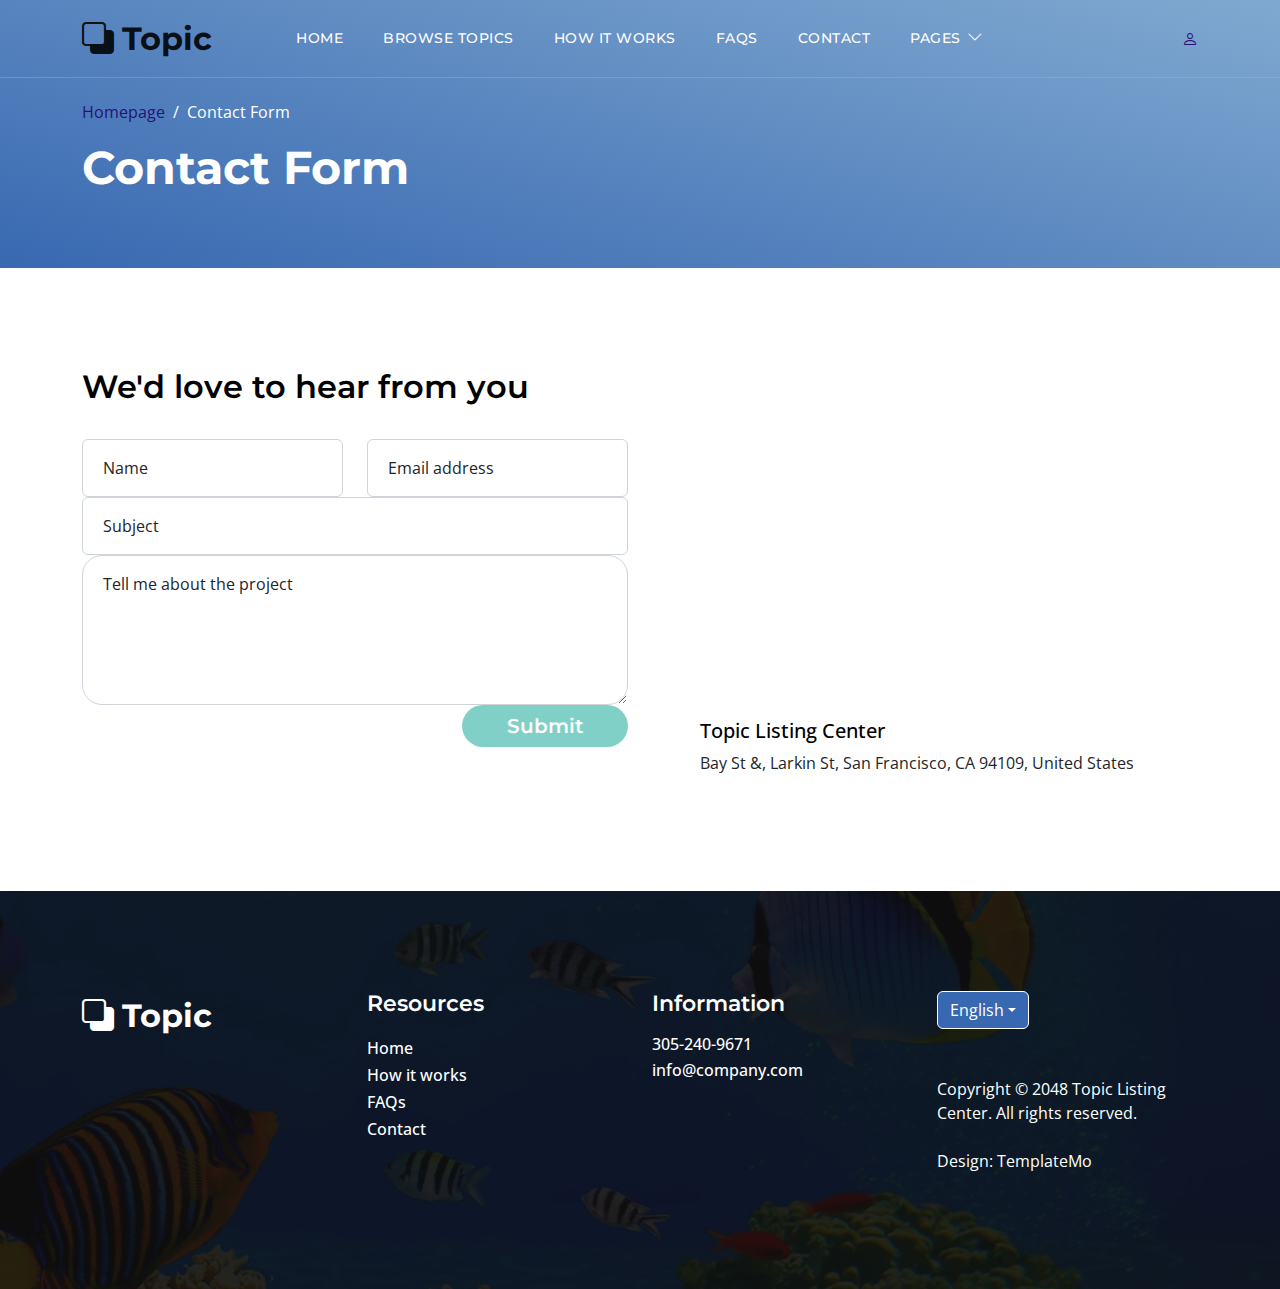
<file: contact.html>
<!doctype html>
<html lang="en">
    <head>
        <meta charset="utf-8">
        <meta name="viewport" content="width=device-width, initial-scale=1">

        <meta name="description" content="">
        <meta name="author" content="">

        <title>Topic Listing Contact Page</title>

        <!-- CSS FILES -->        
        <link rel="preconnect" href="https://fonts.googleapis.com">
        
        <link rel="preconnect" href="https://fonts.gstatic.com" crossorigin>

        <link href="https://fonts.googleapis.com/css2?family=Montserrat:wght@500;600;700&family=Open+Sans&display=swap" rel="stylesheet">
                        
        <link href="css/bootstrap.min.css" rel="stylesheet">

        <link href="css/bootstrap-icons.css" rel="stylesheet">

        <link href="css/templatemo-topic-listing.css" rel="stylesheet">
<!--

TemplateMo 590 topic listing

https://templatemo.com/tm-590-topic-listing

-->
    </head>
    
    <body class="topics-listing-page" id="top">

        <main>

            <nav class="navbar navbar-expand-lg">
                <div class="container">
                    <a class="navbar-brand" href="index.html">
                        <i class="bi-back"></i>
                        <span>Topic</span>
                    </a>

                    <div class="d-lg-none ms-auto me-4">
                        <a href="#top" class="navbar-icon bi-person smoothscroll"></a>
                    </div>
    
                    <button class="navbar-toggler" type="button" data-bs-toggle="collapse" data-bs-target="#navbarNav" aria-controls="navbarNav" aria-expanded="false" aria-label="Toggle navigation">
                        <span class="navbar-toggler-icon"></span>
                    </button>
    
                    <div class="collapse navbar-collapse" id="navbarNav">
                        <ul class="navbar-nav ms-lg-5 me-lg-auto">
                            <li class="nav-item">
                                <a class="nav-link click-scroll" href="index.html#section_1">Home</a>
                            </li>

                            <li class="nav-item">
                                <a class="nav-link click-scroll" href="index.html#section_2">Browse Topics</a>
                            </li>
    
                            <li class="nav-item">
                                <a class="nav-link click-scroll" href="index.html#section_3">How it works</a>
                            </li>

                            <li class="nav-item">
                                <a class="nav-link click-scroll" href="index.html#section_4">FAQs</a>
                            </li>
    
                            <li class="nav-item">
                                <a class="nav-link click-scroll" href="index.html#section_5">Contact</a>
                            </li>

                            <li class="nav-item dropdown">
                                <a class="nav-link dropdown-toggle" href="#section_5" id="navbarLightDropdownMenuLink" role="button" data-bs-toggle="dropdown" aria-expanded="false">Pages</a>

                                <ul class="dropdown-menu dropdown-menu-light" aria-labelledby="navbarLightDropdownMenuLink">
                                    <li><a class="dropdown-item" href="topics-listing.html">Topics Listing</a></li>

                                    <li><a class="dropdown-item active" href="contact.html">Contact Form</a></li>
                                </ul>
                            </li>
                        </ul>

                        <div class="d-none d-lg-block">
                            <a href="#top" class="navbar-icon bi-person smoothscroll"></a>
                        </div>
                    </div>
                </div>
            </nav>


            <header class="site-header d-flex flex-column justify-content-center align-items-center">
                <div class="container">
                    <div class="row align-items-center">

                        <div class="col-lg-5 col-12">
                            <nav aria-label="breadcrumb">
                                <ol class="breadcrumb">
                                    <li class="breadcrumb-item"><a href="index.html">Homepage</a></li>

                                    <li class="breadcrumb-item active" aria-current="page">Contact Form</li>
                                </ol>
                            </nav>

                            <h2 class="text-white">Contact Form</h2>
                        </div>

                    </div>
                </div>
            </header>


            <section class="section-padding section-bg">
                <div class="container">
                    <div class="row">

                        <div class="col-lg-12 col-12">
                            <h3 class="mb-4 pb-2">We'd love to hear from you</h3>
                        </div>

                        <div class="col-lg-6 col-12">
                            <form action="#" method="post" class="custom-form contact-form" role="form">
                                <div class="row">
                                    <div class="col-lg-6 col-md-6 col-12">
                                        <div class="form-floating">
                                            <input type="text" name="name" id="name" class="form-control" placeholder="Name" required="">
                                            
                                            <label for="floatingInput">Name</label>
                                        </div>
                                    </div>

                                    <div class="col-lg-6 col-md-6 col-12"> 
                                        <div class="form-floating">
                                            <input type="email" name="email" id="email" pattern="[^ @]*@[^ @]*" class="form-control" placeholder="Email address" required="">
                                            
                                            <label for="floatingInput">Email address</label>
                                        </div>
                                    </div>

                                    <div class="col-lg-12 col-12">
                                        <div class="form-floating">
                                            <input type="text" name="subject" id="name" class="form-control" placeholder="Name" required="">
                                            
                                            <label for="floatingInput">Subject</label>
                                        </div>

                                        <div class="form-floating">
                                            <textarea class="form-control" id="message" name="message" placeholder="Tell me about the project"></textarea>
                                            
                                            <label for="floatingTextarea">Tell me about the project</label>
                                        </div>
                                    </div>

                                    <div class="col-lg-4 col-12 ms-auto">
                                        <button type="submit" class="form-control">Submit</button>
                                    </div>

                                </div>
                            </form>
                        </div>

                        <div class="col-lg-5 col-12 mx-auto mt-5 mt-lg-0">
                            <iframe class="google-map" src="https://www.google.com/maps/embed?pb=!1m18!1m12!1m3!1d2595.065641062665!2d-122.4230416990949!3d37.80335401520422!2m3!1f0!2f0!3f0!3m2!1i1024!2i768!4f13.1!3m3!1m2!1s0x80858127459fabad%3A0x808ba520e5e9edb7!2sFrancisco%20Park!5e1!3m2!1sen!2sth!4v1684340239744!5m2!1sen!2sth" width="100%" height="250" style="border:0;" allowfullscreen="" loading="lazy" referrerpolicy="no-referrer-when-downgrade"></iframe>

                            <h5 class="mt-4 mb-2">Topic Listing Center</h5>

                            <p>Bay St &amp;, Larkin St, San Francisco, CA 94109, United States</p>
                        </div>

                    </div>
                </div>
            </section>
        </main>

        <footer class="site-footer section-padding">
            <div class="container">
                <div class="row">

                    <div class="col-lg-3 col-12 mb-4 pb-2">
                        <a class="navbar-brand mb-2" href="index.html">
                            <i class="bi-back"></i>
                            <span>Topic</span>
                        </a>
                    </div>

                    <div class="col-lg-3 col-md-4 col-6">
                        <h6 class="site-footer-title mb-3">Resources</h6>

                        <ul class="site-footer-links">
                            <li class="site-footer-link-item">
                                <a href="#" class="site-footer-link">Home</a>
                            </li>

                            <li class="site-footer-link-item">
                                <a href="#" class="site-footer-link">How it works</a>
                            </li>

                            <li class="site-footer-link-item">
                                <a href="#" class="site-footer-link">FAQs</a>
                            </li>

                            <li class="site-footer-link-item">
                                <a href="#" class="site-footer-link">Contact</a>
                            </li>
                        </ul>
                    </div>

                    <div class="col-lg-3 col-md-4 col-6 mb-4 mb-lg-0">
                        <h6 class="site-footer-title mb-3">Information</h6>

                        <p class="text-white d-flex mb-1">
                            <a href="tel: 305-240-9671" class="site-footer-link">
                                305-240-9671
                            </a>
                        </p>

                        <p class="text-white d-flex">
                            <a href="mailto:info@company.com" class="site-footer-link">
                                info@company.com
                            </a>
                        </p>
                    </div>

                    <div class="col-lg-3 col-md-4 col-12 mt-4 mt-lg-0 ms-auto">
                        <div class="dropdown">
                            <button class="btn btn-secondary dropdown-toggle" type="button" data-bs-toggle="dropdown" aria-expanded="false">
                            English</button>

                            <ul class="dropdown-menu">
                                <li><button class="dropdown-item" type="button">Thai</button></li>

                                <li><button class="dropdown-item" type="button">Myanmar</button></li>

                                <li><button class="dropdown-item" type="button">Arabic</button></li>
                            </ul>
                        </div>

                        <p class="copyright-text mt-lg-5 mt-4">Copyright © 2048 Topic Listing Center. All rights reserved.
                        <br><br>Design: <a rel="nofollow" href="https://templatemo.com" target="_blank">TemplateMo</a></p>
                        
                    </div>

                </div>
            </div>
        </footer>

        <!-- JAVASCRIPT FILES -->
        <script src="js/jquery.min.js"></script>
        <script src="js/bootstrap.bundle.min.js"></script>
        <script src="js/jquery.sticky.js"></script>
        <script src="js/custom.js"></script>

    </body>
</html>
</file>
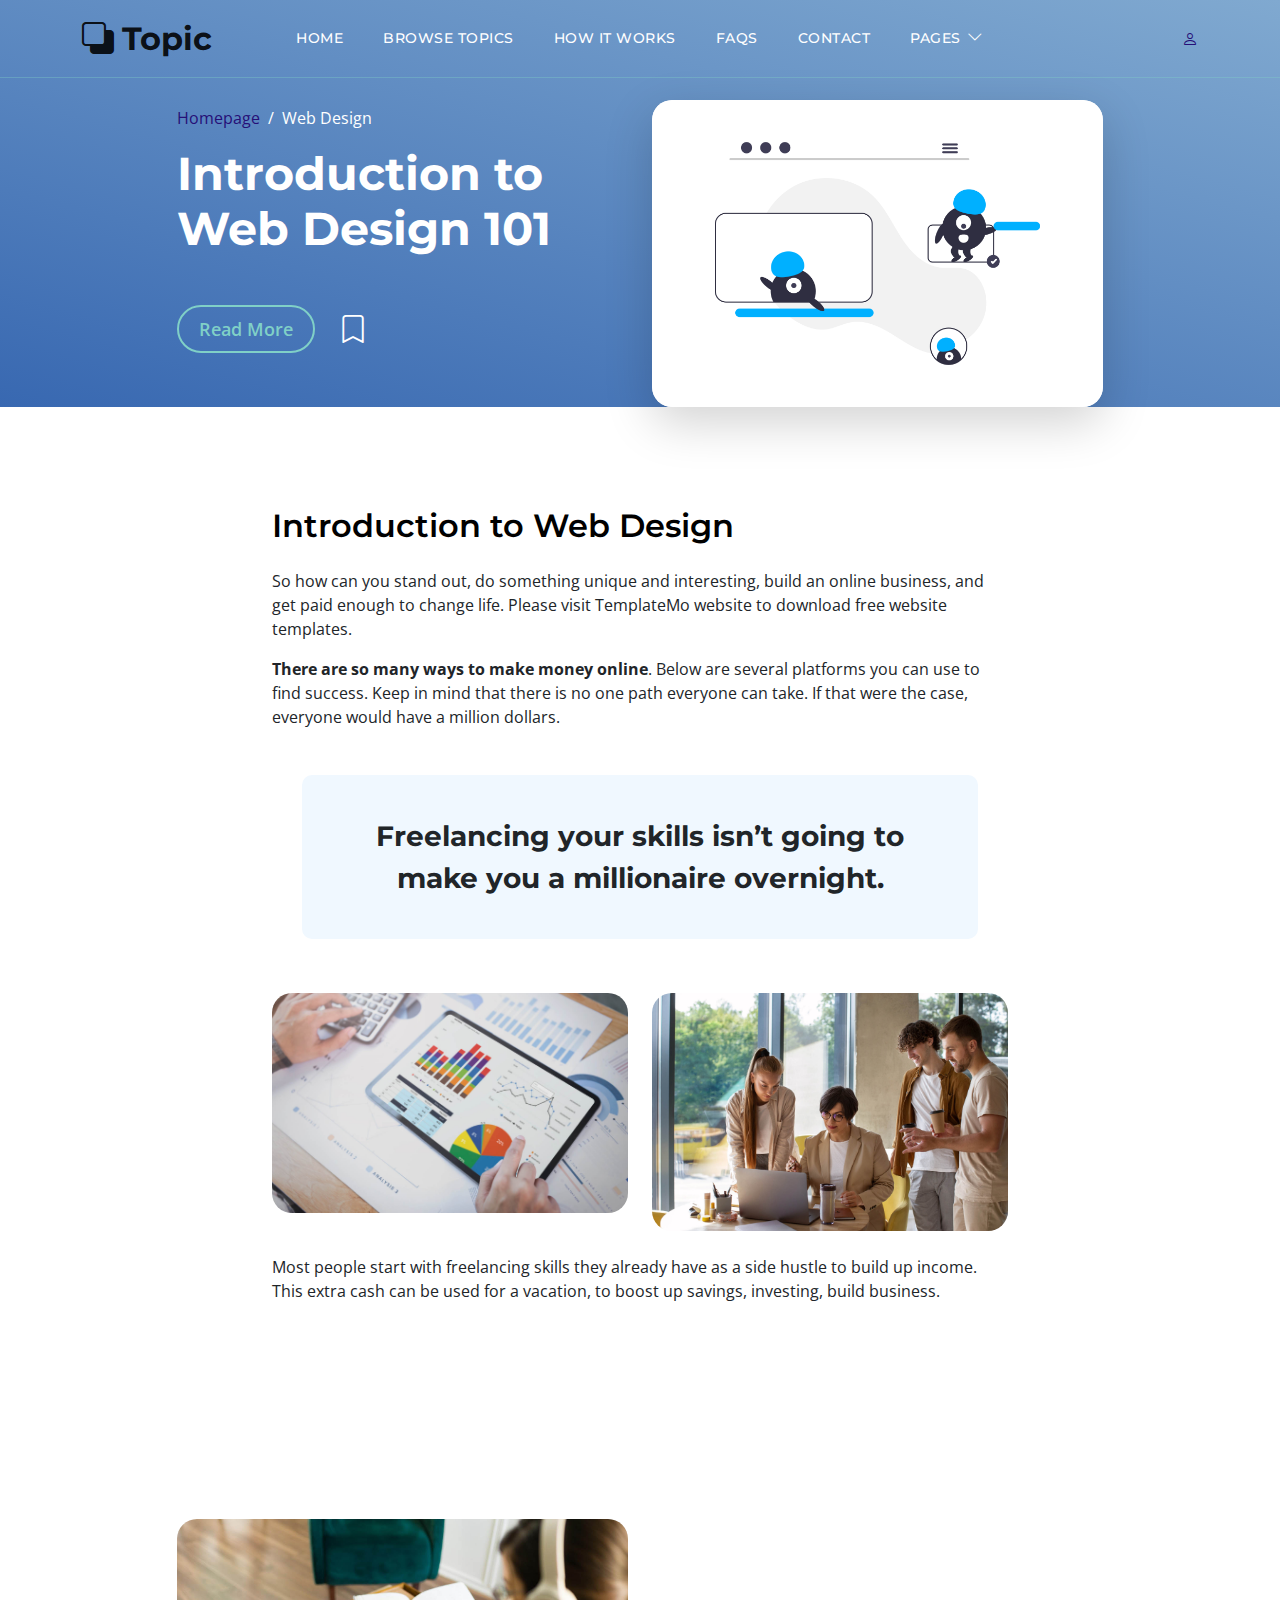
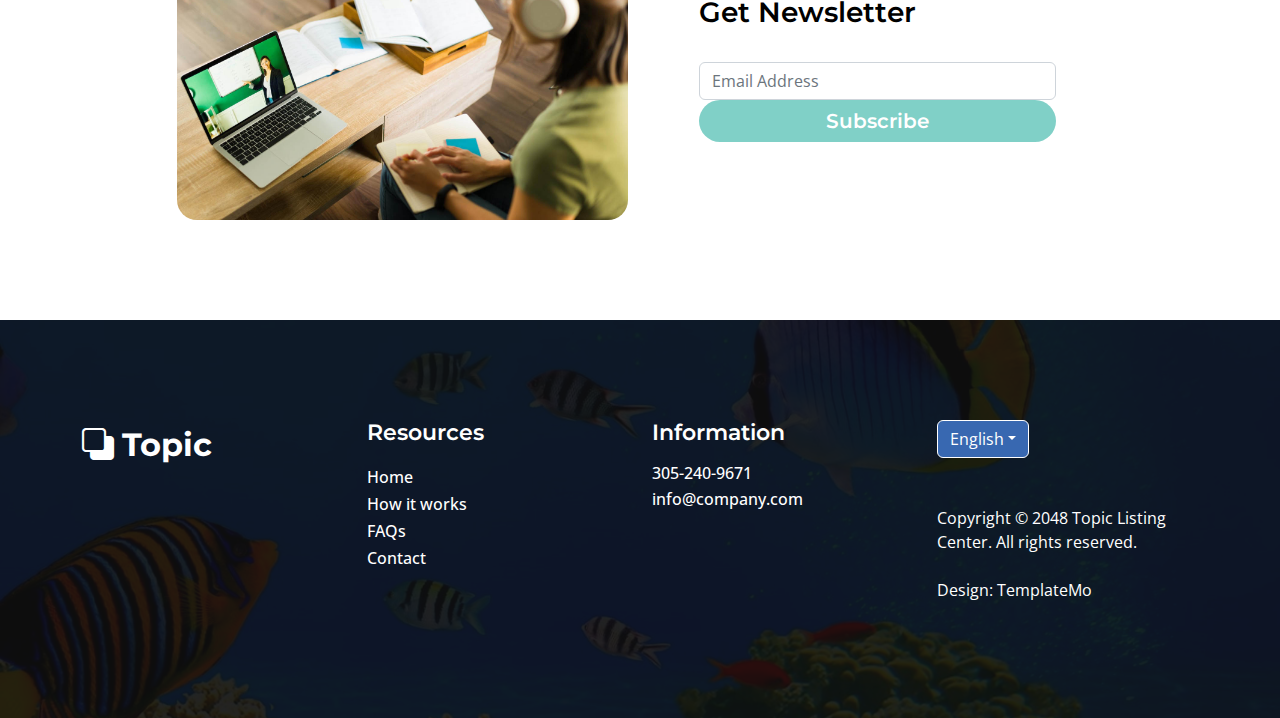
<file: topics-detail.html>
<!doctype html>
<html lang="en">
    <head>
        <meta charset="utf-8">
        <meta name="viewport" content="width=device-width, initial-scale=1">

        <meta name="description" content="">
        <meta name="author" content="">

        <title>Topic Detail Page</title>

        <!-- CSS FILES -->        
        <link rel="preconnect" href="https://fonts.googleapis.com">
        
        <link rel="preconnect" href="https://fonts.gstatic.com" crossorigin>

        <link href="https://fonts.googleapis.com/css2?family=Montserrat:wght@500;600;700&family=Open+Sans&display=swap" rel="stylesheet">
                        
        <link href="css/bootstrap.min.css" rel="stylesheet">

        <link href="css/bootstrap-icons.css" rel="stylesheet">

        <link href="css/templatemo-topic-listing.css" rel="stylesheet">
<!--

TemplateMo 590 topic listing

https://templatemo.com/tm-590-topic-listing

-->
    </head>
    
    <body id="top">

        <main>

            <nav class="navbar navbar-expand-lg">
                <div class="container">
                    <a class="navbar-brand" href="index.html">
                        <i class="bi-back"></i>
                        <span>Topic</span>
                    </a>

                    <div class="d-lg-none ms-auto me-4">
                        <a href="#top" class="navbar-icon bi-person smoothscroll"></a>
                    </div>
    
                    <button class="navbar-toggler" type="button" data-bs-toggle="collapse" data-bs-target="#navbarNav" aria-controls="navbarNav" aria-expanded="false" aria-label="Toggle navigation">
                        <span class="navbar-toggler-icon"></span>
                    </button>
    
                    <div class="collapse navbar-collapse" id="navbarNav">
                        <ul class="navbar-nav ms-lg-5 me-lg-auto">
                            <li class="nav-item">
                                <a class="nav-link click-scroll" href="index.html#section_1">Home</a>
                            </li>

                            <li class="nav-item">
                                <a class="nav-link click-scroll" href="index.html#section_2">Browse Topics</a>
                            </li>
    
                            <li class="nav-item">
                                <a class="nav-link click-scroll" href="index.html#section_3">How it works</a>
                            </li>

                            <li class="nav-item">
                                <a class="nav-link click-scroll" href="index.html#section_4">FAQs</a>
                            </li>
    
                            <li class="nav-item">
                                <a class="nav-link click-scroll" href="index.html#section_5">Contact</a>
                            </li>

                            <li class="nav-item dropdown">
                                <a class="nav-link dropdown-toggle" href="#section_5" id="navbarLightDropdownMenuLink" role="button" data-bs-toggle="dropdown" aria-expanded="false">Pages</a>

                                <ul class="dropdown-menu dropdown-menu-light" aria-labelledby="navbarLightDropdownMenuLink">
                                    <li><a class="dropdown-item" href="topics-listing.html">Topics Listing</a></li>

                                    <li><a class="dropdown-item" href="contact.html">Contact Form</a></li>
                                </ul>
                            </li>
                        </ul>

                        <div class="d-none d-lg-block">
                            <a href="#top" class="navbar-icon bi-person smoothscroll"></a>
                        </div>
                    </div>
                </div>
            </nav>
            

            <header class="site-header d-flex flex-column justify-content-center align-items-center">
                <div class="container">
                    <div class="row justify-content-center align-items-center">

                        <div class="col-lg-5 col-12 mb-5">
                            <nav aria-label="breadcrumb">
                                <ol class="breadcrumb">
                                    <li class="breadcrumb-item"><a href="index.html">Homepage</a></li>

                                    <li class="breadcrumb-item active" aria-current="page">Web Design</li>
                                </ol>
                            </nav>

                            <h2 class="text-white">Introduction to <br> Web Design 101</h2>

                            <div class="d-flex align-items-center mt-5">
                                <a href="#topics-detail" class="btn custom-btn custom-border-btn smoothscroll me-4">Read More</a>

                                <a href="#top" class="custom-icon bi-bookmark smoothscroll"></a>
                            </div>
                        </div>

                        <div class="col-lg-5 col-12">
                            <div class="topics-detail-block bg-white shadow-lg">
                                <img src="images/topics/undraw_Remote_design_team_re_urdx.png" class="topics-detail-block-image img-fluid">
                            </div>
                        </div>

                    </div>
                </div>
            </header>


            <section class="topics-detail-section section-padding" id="topics-detail">
                <div class="container">
                    <div class="row">

                        <div class="col-lg-8 col-12 m-auto">
                            <h3 class="mb-4">Introduction to Web Design</h3>

                            <p>So how can you stand out, do something unique and interesting, build an online business, and get paid enough to change life. Please visit TemplateMo website to download free website templates.</p>

                            <p><strong>There are so many ways to make money online</strong>. Below are several platforms you can use to find success. Keep in mind that there is no one path everyone can take. If that were the case, everyone would have a million dollars.</p>

                            <blockquote>
                                Freelancing your skills isn’t going to make you a millionaire overnight.
                            </blockquote>

                            <div class="row my-4">
                                <div class="col-lg-6 col-md-6 col-12">
                                    <img src="images/businesswoman-using-tablet-analysis.jpg" class="topics-detail-block-image img-fluid">
                                </div>

                                <div class="col-lg-6 col-md-6 col-12 mt-4 mt-lg-0 mt-md-0">
                                    <img src="images/colleagues-working-cozy-office-medium-shot.jpg" class="topics-detail-block-image img-fluid">
                                </div>
                            </div>

                            <p>Most people start with freelancing skills they already have as a side hustle to build up income. This extra cash can be used for a vacation, to boost up savings, investing, build business.</p>
                        </div>

                    </div>
                </div>
            </section>


            <section class="section-padding section-bg">
                <div class="container">
                    <div class="row justify-content-center">

                        <div class="col-lg-5 col-12">
                            <img src="images/rear-view-young-college-student.jpg" class="newsletter-image img-fluid" alt="">
                        </div>

                        <div class="col-lg-5 col-12 subscribe-form-wrap d-flex justify-content-center align-items-center">
                            <form class="custom-form subscribe-form" action="#" method="post" role="form">
                                <h4 class="mb-4 pb-2">Get Newsletter</h4>

                                <input type="email" name="subscribe-email" id="subscribe-email" pattern="[^ @]*@[^ @]*" class="form-control" placeholder="Email Address" required="">

                                <div class="col-lg-12 col-12">
                                    <button type="submit" class="form-control">Subscribe</button>
                                </div>
                            </form>
                        </div>

                    </div>
                </div>
            </section>
        </main>
		
        <footer class="site-footer section-padding">
            <div class="container">
                <div class="row">

                    <div class="col-lg-3 col-12 mb-4 pb-2">
                        <a class="navbar-brand mb-2" href="index.html">
                            <i class="bi-back"></i>
                            <span>Topic</span>
                        </a>
                    </div>

                    <div class="col-lg-3 col-md-4 col-6">
                        <h6 class="site-footer-title mb-3">Resources</h6>

                        <ul class="site-footer-links">
                            <li class="site-footer-link-item">
                                <a href="#" class="site-footer-link">Home</a>
                            </li>

                            <li class="site-footer-link-item">
                                <a href="#" class="site-footer-link">How it works</a>
                            </li>

                            <li class="site-footer-link-item">
                                <a href="#" class="site-footer-link">FAQs</a>
                            </li>

                            <li class="site-footer-link-item">
                                <a href="#" class="site-footer-link">Contact</a>
                            </li>
                        </ul>
                    </div>

                    <div class="col-lg-3 col-md-4 col-6 mb-4 mb-lg-0">
                        <h6 class="site-footer-title mb-3">Information</h6>

                        <p class="text-white d-flex mb-1">
                            <a href="tel: 305-240-9671" class="site-footer-link">
                                305-240-9671
                            </a>
                        </p>

                        <p class="text-white d-flex">
                            <a href="mailto:info@company.com" class="site-footer-link">
                                info@company.com
                            </a>
                        </p>
                    </div>

                    <div class="col-lg-3 col-md-4 col-12 mt-4 mt-lg-0 ms-auto">
                        <div class="dropdown">
                            <button class="btn btn-secondary dropdown-toggle" type="button" data-bs-toggle="dropdown" aria-expanded="false">
                            English</button>

                            <ul class="dropdown-menu">
                                <li><button class="dropdown-item" type="button">Thai</button></li>

                                <li><button class="dropdown-item" type="button">Myanmar</button></li>

                                <li><button class="dropdown-item" type="button">Arabic</button></li>
                            </ul>
                        </div>

                        <p class="copyright-text mt-lg-5 mt-4">Copyright © 2048 Topic Listing Center. All rights reserved.
                        <br><br>Design: <a rel="nofollow" href="https://templatemo.com" target="_blank">TemplateMo</a></p>
                        
                    </div>

                </div>
            </div>
        </footer>

        <!-- JAVASCRIPT FILES -->
        <script src="js/jquery.min.js"></script>
        <script src="js/bootstrap.bundle.min.js"></script>
        <script src="js/jquery.sticky.js"></script>
        <script src="js/custom.js"></script>

    </body>
</html>
</file>
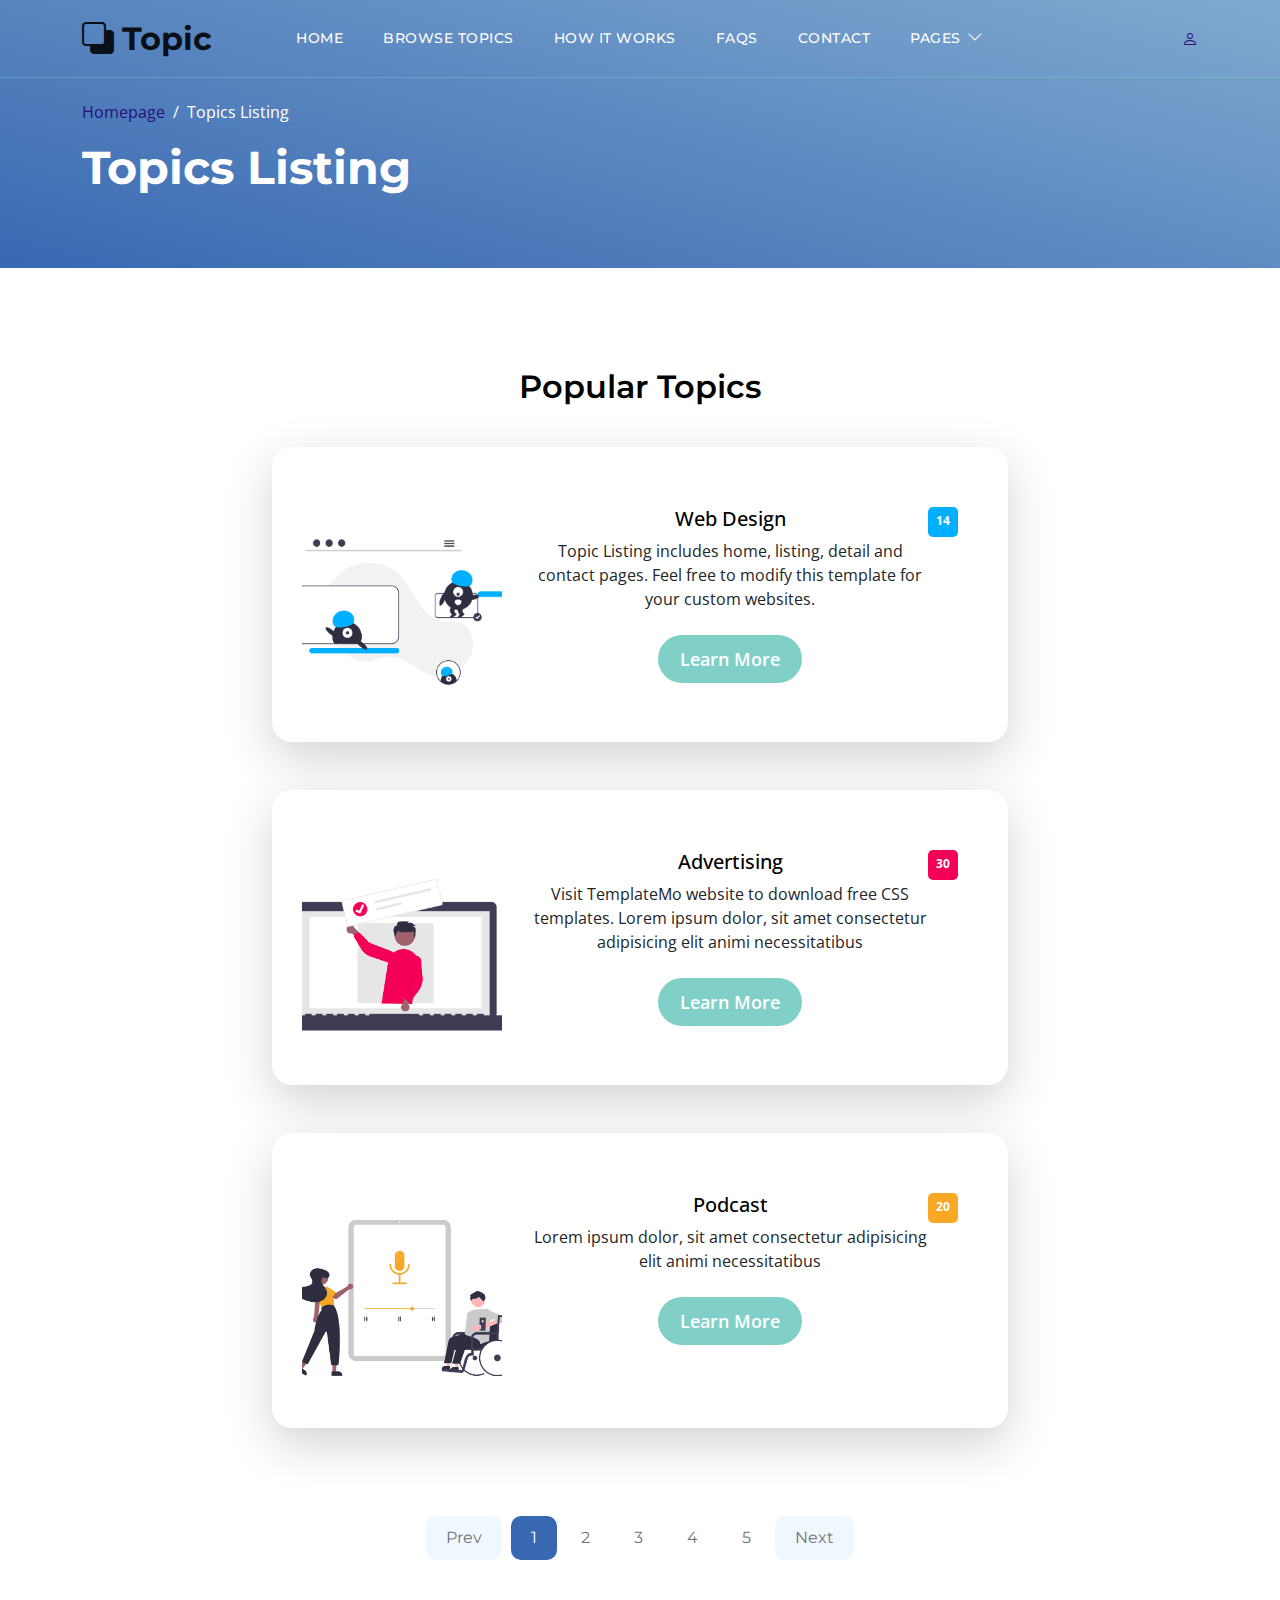
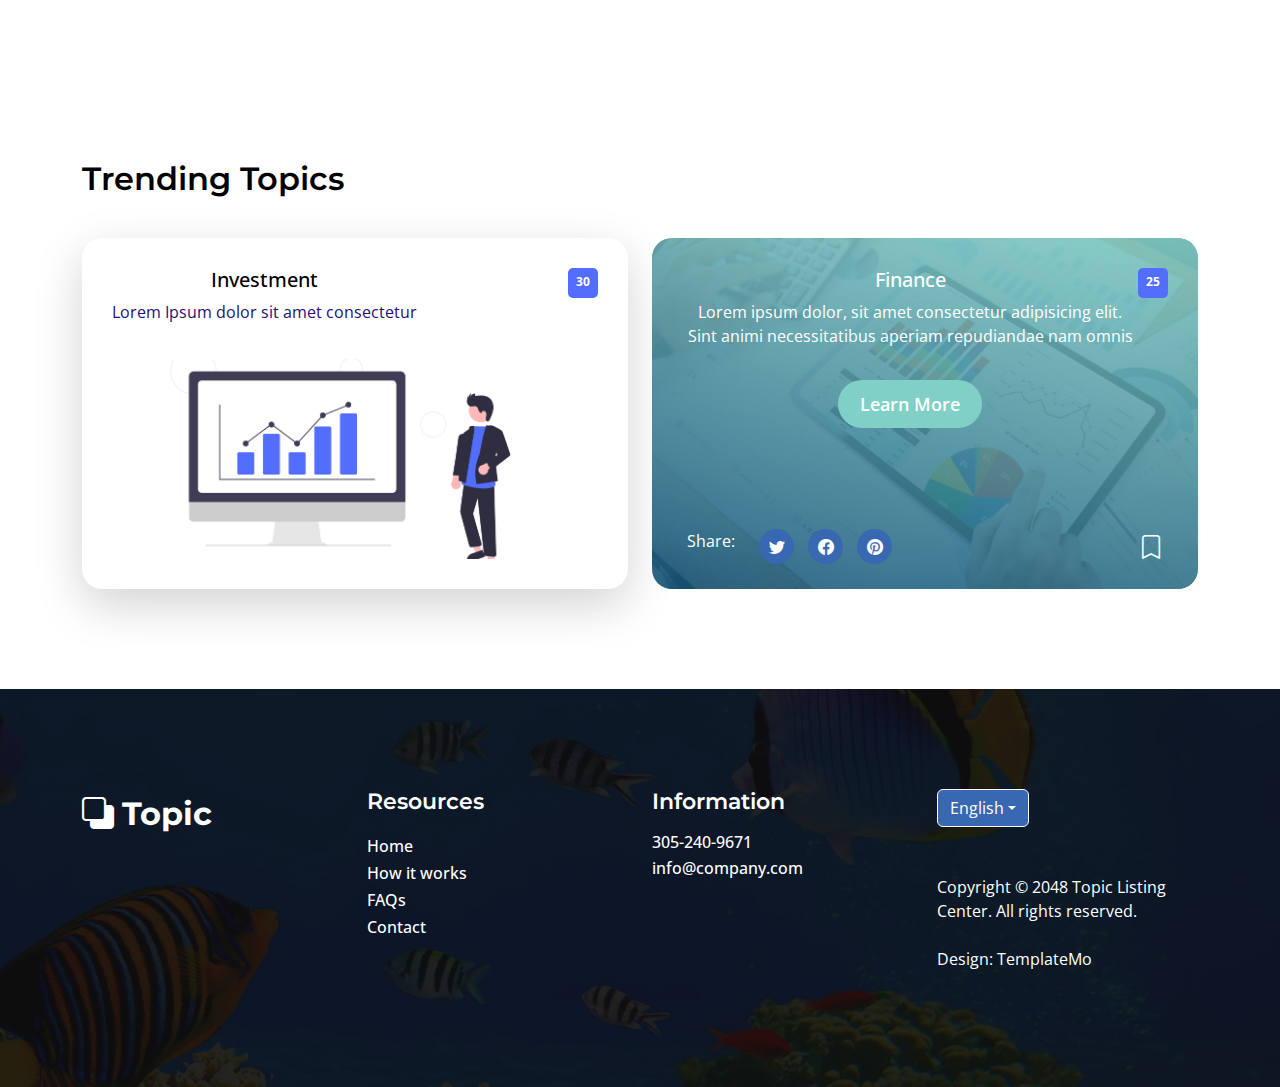
<file: topics-listing.html>
<!doctype html>
<html lang="en">
    <head>
        <meta charset="utf-8">
        <meta name="viewport" content="width=device-width, initial-scale=1">

        <meta name="description" content="">
        <meta name="author" content="">

        <title>Topic Listing Page</title>

        <!-- CSS FILES -->        
        <link rel="preconnect" href="https://fonts.googleapis.com">
        
        <link rel="preconnect" href="https://fonts.gstatic.com" crossorigin>

        <link href="https://fonts.googleapis.com/css2?family=Montserrat:wght@500;600;700&family=Open+Sans&display=swap" rel="stylesheet">
                        
        <link href="css/bootstrap.min.css" rel="stylesheet">

        <link href="css/bootstrap-icons.css" rel="stylesheet">

        <link href="css/templatemo-topic-listing.css" rel="stylesheet">
<!--

TemplateMo 590 topic listing

https://templatemo.com/tm-590-topic-listing

-->
    </head>
    
    <body class="topics-listing-page" id="top">

        <main>

            <nav class="navbar navbar-expand-lg">
                <div class="container">
                    <a class="navbar-brand" href="index.html">
                        <i class="bi-back"></i>
                        <span>Topic</span>
                    </a>

                    <div class="d-lg-none ms-auto me-4">
                        <a href="#top" class="navbar-icon bi-person smoothscroll"></a>
                    </div>
    
                    <button class="navbar-toggler" type="button" data-bs-toggle="collapse" data-bs-target="#navbarNav" aria-controls="navbarNav" aria-expanded="false" aria-label="Toggle navigation">
                        <span class="navbar-toggler-icon"></span>
                    </button>
    
                    <div class="collapse navbar-collapse" id="navbarNav">
                        <ul class="navbar-nav ms-lg-5 me-lg-auto">
                            <li class="nav-item">
                                <a class="nav-link click-scroll" href="index.html#section_1">Home</a>
                            </li>

                            <li class="nav-item">
                                <a class="nav-link click-scroll" href="index.html#section_2">Browse Topics</a>
                            </li>
    
                            <li class="nav-item">
                                <a class="nav-link click-scroll" href="index.html#section_3">How it works</a>
                            </li>

                            <li class="nav-item">
                                <a class="nav-link click-scroll" href="index.html#section_4">FAQs</a>
                            </li>
    
                            <li class="nav-item">
                                <a class="nav-link click-scroll" href="index.html#section_5">Contact</a>
                            </li>

                            <li class="nav-item dropdown">
                                <a class="nav-link dropdown-toggle" href="#section_5" id="navbarLightDropdownMenuLink" role="button" data-bs-toggle="dropdown" aria-expanded="false">Pages</a>

                                <ul class="dropdown-menu dropdown-menu-light" aria-labelledby="navbarLightDropdownMenuLink">
                                    <li><a class="dropdown-item active" href="topics-listing.html">Topics Listing</a></li>

                                    <li><a class="dropdown-item" href="contact.html">Contact Form</a></li>
                                </ul>
                            </li>
                        </ul>

                        <div class="d-none d-lg-block">
                            <a href="#top" class="navbar-icon bi-person smoothscroll"></a>
                        </div>
                    </div>
                </div>
            </nav>


            <header class="site-header d-flex flex-column justify-content-center align-items-center">
                <div class="container">
                    <div class="row align-items-center">

                        <div class="col-lg-5 col-12">
                            <nav aria-label="breadcrumb">
                                <ol class="breadcrumb">
                                    <li class="breadcrumb-item"><a href="index.html">Homepage</a></li>

                                    <li class="breadcrumb-item active" aria-current="page">Topics Listing</li>
                                </ol>
                            </nav>

                            <h2 class="text-white">Topics Listing</h2>
                        </div>

                    </div>
                </div>
            </header>


            <section class="section-padding">
                <div class="container">
                    <div class="row">

                        <div class="col-lg-12 col-12 text-center">
                            <h3 class="mb-4">Popular Topics</h3>
                        </div>

                        <div class="col-lg-8 col-12 mt-3 mx-auto">
                            <div class="custom-block custom-block-topics-listing bg-white shadow-lg mb-5">
                                <div class="d-flex">
                                    <img src="images/topics/undraw_Remote_design_team_re_urdx.png" class="custom-block-image img-fluid" alt="">

                                    <div class="custom-block-topics-listing-info d-flex">
                                        <div>
                                            <h5 class="mb-2">Web Design</h5>

                                            <p class="mb-0">Topic Listing includes home, listing, detail and contact pages. Feel free to modify this template for your custom websites.</p>

                                            <a href="topics-detail.html" class="btn custom-btn mt-3 mt-lg-4">Learn More</a>
                                        </div>

                                        <span class="badge bg-design rounded-pill ms-auto">14</span>
                                    </div>
                                </div>
                            </div>

                            <div class="custom-block custom-block-topics-listing bg-white shadow-lg mb-5">
                                <div class="d-flex">
                                    <img src="images/topics/undraw_online_ad_re_ol62.png" class="custom-block-image img-fluid" alt="">

                                    <div class="custom-block-topics-listing-info d-flex">
                                        <div>
                                            <h5 class="mb-2">Advertising</h5>

                                            <p class="mb-0">Visit TemplateMo website to download free CSS templates. Lorem ipsum dolor, sit amet consectetur adipisicing elit animi necessitatibus</p>

                                            <a href="topics-detail.html" class="btn custom-btn mt-3 mt-lg-4">Learn More</a>
                                        </div>

                                        <span class="badge bg-advertising rounded-pill ms-auto">30</span>
                                    </div>
                                </div>
                            </div>

                            <div class="custom-block custom-block-topics-listing bg-white shadow-lg mb-5">
                                <div class="d-flex">
                                    <img src="images/topics/undraw_Podcast_audience_re_4i5q.png" class="custom-block-image img-fluid" alt="">

                                    <div class="custom-block-topics-listing-info d-flex">
                                        <div>
                                            <h5 class="mb-2">Podcast</h5>

                                            <p class="mb-0">Lorem ipsum dolor, sit amet consectetur adipisicing elit animi necessitatibus</p>

                                            <a href="topics-detail.html" class="btn custom-btn mt-3 mt-lg-4">Learn More</a>
                                        </div>

                                        <span class="badge bg-music rounded-pill ms-auto">20</span>
                                    </div>
                                </div>
                            </div>
                        </div>

                        <div class="col-lg-12 col-12">
                            <nav aria-label="Page navigation example">
                                <ul class="pagination justify-content-center mb-0">
                                    <li class="page-item">
                                        <a class="page-link" href="#" aria-label="Previous">
                                            <span aria-hidden="true">Prev</span>
                                        </a>
                                    </li>

                                    <li class="page-item active" aria-current="page">
                                        <a class="page-link" href="#">1</a>
                                    </li>
                                    
                                    <li class="page-item">
                                        <a class="page-link" href="#">2</a>
                                    </li>
                                    
                                    <li class="page-item">
                                        <a class="page-link" href="#">3</a>
                                    </li>

                                    <li class="page-item">
                                        <a class="page-link" href="#">4</a>
                                    </li>

                                    <li class="page-item">
                                        <a class="page-link" href="#">5</a>
                                    </li>
                                    
                                    <li class="page-item">
                                        <a class="page-link" href="#" aria-label="Next">
                                            <span aria-hidden="true">Next</span>
                                        </a>
                                    </li>
                                </ul>
                            </nav>
                        </div>

                    </div>
                </div>
            </section>


            <section class="section-padding section-bg">
                <div class="container">
                    <div class="row">

                        <div class="col-lg-12 col-12">
                            <h3 class="mb-4">Trending Topics</h3>
                        </div>

                        <div class="col-lg-6 col-md-6 col-12 mt-3 mb-4 mb-lg-0">
                            <div class="custom-block bg-white shadow-lg">
                                <a href="topics-detail.html">
                                    <div class="d-flex">
                                        <div>
                                            <h5 class="mb-2">Investment</h5>

                                            <p class="mb-0">Lorem Ipsum dolor sit amet consectetur</p>
                                        </div>

                                        <span class="badge bg-finance rounded-pill ms-auto">30</span>
                                    </div>

                                    <img src="images/topics/undraw_Finance_re_gnv2.png" class="custom-block-image img-fluid" alt="">
                                </a>
                            </div>
                        </div>

                        <div class="col-lg-6 col-md-6 col-12 mt-lg-3">
                            <div class="custom-block custom-block-overlay">
                                <div class="d-flex flex-column h-100">
                                    <img src="images/businesswoman-using-tablet-analysis.jpg" class="custom-block-image img-fluid" alt="">

                                    <div class="custom-block-overlay-text d-flex">
                                        <div>
                                            <h5 class="text-white mb-2">Finance</h5>

                                            <p class="text-white">Lorem ipsum dolor, sit amet consectetur adipisicing elit. Sint animi necessitatibus aperiam repudiandae nam omnis</p>

                                            <a href="topics-detail.html" class="btn custom-btn mt-2 mt-lg-3">Learn More</a>
                                        </div>

                                        <span class="badge bg-finance rounded-pill ms-auto">25</span>
                                    </div>

                                    <div class="social-share d-flex">
                                        <p class="text-white me-4">Share:</p>

                                        <ul class="social-icon">
                                            <li class="social-icon-item">
                                                <a href="#" class="social-icon-link bi-twitter"></a>
                                            </li>

                                            <li class="social-icon-item">
                                                <a href="#" class="social-icon-link bi-facebook"></a>
                                            </li>

                                            <li class="social-icon-item">
                                                <a href="#" class="social-icon-link bi-pinterest"></a>
                                            </li>
                                        </ul>

                                        <a href="#" class="custom-icon bi-bookmark ms-auto"></a>
                                    </div>

                                    <div class="section-overlay"></div>
                                </div>
                            </div>
                        </div>

                    </div>
                </div>
            </section>
        </main>

		<footer class="site-footer section-padding">
            <div class="container">
                <div class="row">

                    <div class="col-lg-3 col-12 mb-4 pb-2">
                        <a class="navbar-brand mb-2" href="index.html">
                            <i class="bi-back"></i>
                            <span>Topic</span>
                        </a>
                    </div>

                    <div class="col-lg-3 col-md-4 col-6">
                        <h6 class="site-footer-title mb-3">Resources</h6>

                        <ul class="site-footer-links">
                            <li class="site-footer-link-item">
                                <a href="#" class="site-footer-link">Home</a>
                            </li>

                            <li class="site-footer-link-item">
                                <a href="#" class="site-footer-link">How it works</a>
                            </li>

                            <li class="site-footer-link-item">
                                <a href="#" class="site-footer-link">FAQs</a>
                            </li>

                            <li class="site-footer-link-item">
                                <a href="#" class="site-footer-link">Contact</a>
                            </li>
                        </ul>
                    </div>

                    <div class="col-lg-3 col-md-4 col-6 mb-4 mb-lg-0">
                        <h6 class="site-footer-title mb-3">Information</h6>

                        <p class="text-white d-flex mb-1">
                            <a href="tel: 305-240-9671" class="site-footer-link">
                                305-240-9671
                            </a>
                        </p>

                        <p class="text-white d-flex">
                            <a href="mailto:info@company.com" class="site-footer-link">
                                info@company.com
                            </a>
                        </p>
                    </div>

                    <div class="col-lg-3 col-md-4 col-12 mt-4 mt-lg-0 ms-auto">
                        <div class="dropdown">
                            <button class="btn btn-secondary dropdown-toggle" type="button" data-bs-toggle="dropdown" aria-expanded="false">
                            English</button>

                            <ul class="dropdown-menu">
                                <li><button class="dropdown-item" type="button">Thai</button></li>

                                <li><button class="dropdown-item" type="button">Myanmar</button></li>

                                <li><button class="dropdown-item" type="button">Arabic</button></li>
                            </ul>
                        </div>

                        <p class="copyright-text mt-lg-5 mt-4">Copyright © 2048 Topic Listing Center. All rights reserved.
                        <br><br>Design: <a rel="nofollow" href="https://templatemo.com" target="_blank">TemplateMo</a></p>
                        
                    </div>

                </div>
            </div>
        </footer>

        <!-- JAVASCRIPT FILES -->
        <script src="js/jquery.min.js"></script>
        <script src="js/bootstrap.bundle.min.js"></script>
        <script src="js/jquery.sticky.js"></script>
        <script src="js/custom.js"></script>

    </body>
</html>
</file>
<file: css/templatemo-topic-listing.css>
/*

TemplateMo 590 topic listing

https://templatemo.com/tm-590-topic-listing

*/

/*---------------------------------------
  CUSTOM PROPERTIES ( VARIABLES )             
-----------------------------------------*/
:root {
  --white-color: #ffffff;
  --primary-color: #260f77;
  --secondary-color: #3868b1;
  --section-bg-color: #f0f8ff;
  --custom-btn-bg-color: #80d0c7;
  --custom-btn-bg-hover-color: #13547a;
  --dark-color: #000000;
  --p-color: #717275;
  --border-color: #7fffd4;
  --link-hover-color: #13547a;

  --body-font-family: 'Open Sans', sans-serif;
  --title-font-family: 'Montserrat', sans-serif;

  --h1-font-size: 58px;
  --h2-font-size: 46px;
  --h3-font-size: 32px;
  --h4-font-size: 28px;
  --h5-font-size: 24px;
  --h6-font-size: 22px;
  --p-font-size: 20px;
  --menu-font-size: 14px;
  --btn-font-size: 18px;
  --copyright-font-size: 16px;

  --border-radius-large: 100px;
  --border-radius-medium: 20px;
  --border-radius-small: 10px;

  --font-weight-normal: 400;
  --font-weight-medium: 500;
  --font-weight-semibold: 600;
  --font-weight-bold: 700;
}

body {
  background-color: rgb(255, 255, 255);
  font-family: var(--body-font-family);
  top: 0px !important;
}

/* Trenslite hide */
.VIpgJd-ZVi9od-ORHb-OEVmcd {
  display: none;
}


/*---------------------------------------
  TYPOGRAPHY               
-----------------------------------------*/

h2,
h3,
h4,
h5,
h6 {
  color: var(--dark-color);
}

h1,
h2,
h3,
h4,
h6 {
  font-family: var(--title-font-family);
  font-weight: var(--font-weight-semibold);
}

h1 {
  font-size: var(--h1-font-size);
  font-weight: var(--font-weight-bold);
}

h2 {
  font-size: var(--h2-font-size);
  font-weight: var(--font-weight-bold);
}

h3 {
  font-size: var(--h3-font-size);
}

h4 {
  font-size: var(--h4-font-size);
}



h6 {
  color: var(--secondary-color);
  font-size: var(--h6-font-size);
}



ul li {
  color: var(--p-color);
  font-size: var(--p-font-size);
  font-weight: var(--font-weight-normal);
}

a,
button {
  touch-action: manipulation;
  transition: all 0.3s;
}

a {
  display: inline-block;
  color: var(--primary-color);
  text-decoration: none;
}

a:hover {
  color: var(--link-hover-color);
}

b,
strong {
  font-weight: var(--font-weight-bold);
}


/*---------------------------------------
  SECTION               
-----------------------------------------*/
.section-padding {
  padding-top: 100px;
  padding-bottom: 100px;
}

.section-bg {
  background-color: #fff;
}

.section-overlay {
  background-image: linear-gradient(15deg, #13547a 0%, #80d0c7 100%);
  position: absolute;
  top: 0;
  left: 0;
  pointer-events: none;
  width: 100%;
  height: 100%;
  opacity: 0.85;
}

.section-overlay+.container {
  position: relative;
}

.tab-content {
  background-color: var(--white-color);
  border-radius: var(--border-radius-medium);
}

.nav-tabs {
  border-bottom: 1px solid #ecf3f2;
  margin-bottom: 20px;
  justify-content: center;
}

.nav-tabs .nav-link {
  border-radius: 0;
  border-top: 0;
  border-right: 0;
  border-left: 0;
  color: var(--p-color);
  font-family: var(--title-font-family);
  font-size: var(--btn-font-size);
  font-weight: var(--font-weight-medium);
  padding: 10px 20px;
  transition: all 0.3s;

}

.nav-tabs .nav-link:first-child {
  margin-right: 20px;
}

.nav-tabs .nav-item.show .nav-link,
.nav-tabs .nav-link.active,
.nav-tabs .nav-link:focus,
.nav-tabs .nav-link:hover {

  border-color: var(--secondary-color);
  color: var(--secondary-color);
  background-color: rgb(255, 255, 255);
  border-radius: 10px;
  -webkit-border-radius: 10px;
  -moz-border-radius: 10px;
  -ms-border-radius: 10px;
  -o-border-radius: 10px;
}


/*---------------------------------------
  CUSTOM ICON COLOR               
-----------------------------------------*/
.custom-icon {
  color: var(--secondary-color);
}


/*---------------------------------------
  CUSTOM BUTTON               
-----------------------------------------*/
.custom-btn {
  background: var(--custom-btn-bg-color);
  border: 2px solid transparent;
  border-radius: var(--border-radius-large);
  color: var(--white-color);
  font-size: var(--btn-font-size);
  font-weight: var(--font-weight-semibold);
  line-height: normal;
  transition: all 0.3s;
  padding: 10px 20px;
}

.custom-btn:hover {
  background: var(--custom-btn-bg-hover-color);
  color: var(--white-color);
}

.custom-border-btn {
  background: transparent;
  border: 2px solid var(--custom-btn-bg-color);
  color: var(--custom-btn-bg-color);
}

.custom-border-btn:hover {
  background: var(--custom-btn-bg-color);
  border-color: transparent;
  color: var(--white-color);
}

.custom-btn-bg-white {
  border-color: var(--white-color);
  color: var(--white-color);
}


/*---------------------------------------
  SITE HEADER              
-----------------------------------------*/
.site-header {
  background-image: linear-gradient(15deg, var(--secondary-color) 0%, #80a9d0 100%);
  padding-top: 100px;
  padding-bottom: 0px;
}

.site-header .container {
  height: 100%;
}

.breadcrumb-item+.breadcrumb-item::before,
.breadcrumb-item a:hover,
.breadcrumb-item.active {
  color: var(--white-color);
}

.site-header .custom-icon {
  color: var(--white-color);
  font-size: var(--h4-font-size);
}

.site-header .custom-icon:hover {
  color: var(--secondary-color);
}


/*---------------------------------------
  NAVIGATION              
-----------------------------------------*/
.sticky-wrapper {
  position: absolute;
  top: 0;
  right: 0;
  left: 0;
}

.sticky-wrapper.is-sticky .navbar {
  background-color: var(--secondary-color);
}

.navbar {
  background: transparent;
  border-bottom: 1px solid rgba(128, 208, 199, 0.35);
  z-index: 9;
}

.navbar-brand,
.navbar-brand:hover {
  font-size: var(--h3-font-size);
  font-weight: var(--font-weight-bold);
  display: block;
}

.navbar-brand span {
  font-family: var(--title-font-family);
}

.navbar-expand-lg .navbar-nav .nav-link {
  border-radius: var(--border-radius-large);
  margin: 10px;
  padding: 10px;
}

.navbar-nav .nav-link {
  display: inline-block;
  color: var(--white-color);
  font-family: var(--title-font-family);
  font-size: var(--menu-font-size);
  font-weight: var(--font-weight-medium);
  text-transform: uppercase;
  letter-spacing: 0.5px;
  position: relative;
  padding-top: 15px;
  padding-bottom: 15px;
  transition: all 0.3s;
  -webkit-transition: all 0.3s;
  -moz-transition: all 0.3s;
  -ms-transition: all 0.3s;
  -o-transition: all 0.3s;
}

.navbar-nav .nav-link.active,
.navbar-nav .nav-link:hover {
  color: var(--secondary-color);
  padding: 10px 20px 10px 20px;
  background-color: #fff;
}

.navbar .dropdown-menu {
  background: var(--white-color);
  box-shadow: 0 1rem 3rem rgba(0, 0, 0, .175);
  border: 0;
  display: inherit;
  opacity: 0;
  min-width: 9rem;
  margin-top: 20px;
  padding: 13px 0 10px 0;
  transition: all 0.3s;
  pointer-events: none;
}

.navbar .dropdown-menu::before {
  content: "";
  width: 0;
  height: 0;
  border-left: 20px solid transparent;
  border-right: 20px solid transparent;
  border-bottom: 15px solid var(--white-color);
  position: absolute;
  top: -10px;
  left: 10px;
}

.navbar .dropdown-item {
  display: inline-block;
  color: var(--p-bg-color);
  font-family: var(--title-font-family);
  font-size: var(--menu-font-size);
  font-weight: var(--font-weight-medium);
  text-transform: uppercase;
  letter-spacing: 0.5px;
  position: relative;
}

.navbar .dropdown-item.active,
.navbar .dropdown-item:active,
.navbar .dropdown-item:focus,
.navbar .dropdown-item:hover {
  background: transparent;
  color: var(--primary-color);
}

.navbar .dropdown-toggle::after {
  content: "\f282";
  display: inline-block;
  font-family: bootstrap-icons !important;
  font-size: var(--copyright-font-size);
  font-style: normal;
  font-weight: normal !important;
  font-variant: normal;
  text-transform: none;
  line-height: 1;
  vertical-align: -.125em;
  -webkit-font-smoothing: antialiased;
  -moz-osx-font-smoothing: grayscale;
  position: relative;
  left: 2px;
  border: 0;
}

@media screen and (min-width: 992px) {
  .navbar .dropdown:hover .dropdown-menu {
    opacity: 1;
    margin-top: 0;
    pointer-events: auto;
  }
}


/* Navbar icon bisa digunakan jika client ingin gunakan */

/* .navbar-icon {
  background: var(--white-color);
  border-radius: var(--border-radius-large);
  display: inline-block;
  font-size: var(--h5-font-size);
  width: 40px;
  height: 40px;
  line-height: 40px;
  text-align: center;
  transition: all 0.3s ease;
}

.navbar-icon:hover {
  background: var(--primary-color);
  color: var(--white-color);
} */

.navbar-toggler {
  border: 0;
  padding: 0;
  cursor: pointer;
  margin: 0;
  width: 30px;
  height: 35px;
  outline: none;
}

.navbar-toggler:focus {
  outline: none;
  box-shadow: none;
}

.navbar-toggler[aria-expanded="true"] .navbar-toggler-icon {
  background: transparent;
}

.navbar-toggler[aria-expanded="true"] .navbar-toggler-icon:before,
.navbar-toggler[aria-expanded="true"] .navbar-toggler-icon:after {
  transition: top 300ms 50ms ease, -webkit-transform 300ms 350ms ease;
  transition: top 300ms 50ms ease, transform 300ms 350ms ease;
  transition: top 300ms 50ms ease, transform 300ms 350ms ease, -webkit-transform 300ms 350ms ease;
  top: 0;
}

.navbar-toggler[aria-expanded="true"] .navbar-toggler-icon:before {
  transform: rotate(45deg);
}

.navbar-toggler[aria-expanded="true"] .navbar-toggler-icon:after {
  transform: rotate(-45deg);
}

.navbar-toggler .navbar-toggler-icon {
  background: var(--white-color);
  transition: background 10ms 300ms ease;
  display: block;
  width: 30px;
  height: 2px;
  position: relative;
}

.navbar-toggler .navbar-toggler-icon:before,
.navbar-toggler .navbar-toggler-icon:after {
  transition: top 300ms 350ms ease, -webkit-transform 300ms 50ms ease;
  transition: top 300ms 350ms ease, transform 300ms 50ms ease;
  transition: top 300ms 350ms ease, transform 300ms 50ms ease, -webkit-transform 300ms 50ms ease;
  position: absolute;
  right: 0;
  left: 0;
  background: var(--white-color);
  width: 30px;
  height: 2px;
  content: '';
}

.navbar-toggler .navbar-toggler-icon::before {
  top: -8px;
}

.navbar-toggler .navbar-toggler-icon::after {
  top: 8px;
}


/*---------------------------------------
  HERO        
-----------------------------------------*/


.hero-section {
  position: relative;
  overflow: hidden;
  padding-top: 150px;
  padding-bottom: 150px;
  background-size: cover;
  min-height: 100vh;
}

.hero-section::before {
  content: "";
  position: absolute;
  top: 0;
  left: 0;
  width: 100%;
  height: 100%;
  background-image: url('../img/hero.jpg');
  background-size: cover;
  filter: brightness(0.7) saturate(120%) contrast(90%);
  z-index: -1;
  -webkit-filter: brightness(0.7) saturate(120%) contrast(90%);
}

.hero-section .container {
  position: relative;
  z-index: 2;
}




.hero-section .input-group {
  background-color: var(--white-color);
  border-radius: var(--border-radius-medium);
  padding: 10px 15px;
  outline: none;
  -webkit-border-radius: var(--border-radius-medium);
  -moz-border-radius: var(--border-radius-medium);
  -ms-border-radius: var(--border-radius-medium);
  -o-border-radius: var(--border-radius-medium);
}

.hero-section .input-group-text {
  background-color: transparent;
  border: 0;
}

.hero-section input[type="search"] {
  border: 0;
  box-shadow: none;
  margin-bottom: 0;
  padding-left: 0;
}

.hero-section button[type="submit"] {
  background-color: var(--secondary-color) !important;
  border: 0;
  border-radius: var(--border-radius-small) !important;
  color: var(--white-color);
  max-width: 150px;
  -webkit-border-radius: var(--border-radius-small) !important;
  -moz-border-radius: var(--border-radius-small) !important;
  -ms-border-radius: var(--border-radius-small) !important;
  -o-border-radius: var(--border-radius-small) !important;
}


/*---------------------------------------
  TOPICS              
-----------------------------------------*/
.featured-section {
  background-color: var(--secondary-color);
  /* background-image: url('../img/hero.jpg'); */
  border-radius: 0 0 100px 100px;
  padding-bottom: 100px;
}

.featured-section .row {
  position: relative;
  bottom: 100px;
  margin-bottom: -100px;
}

#myTabContent .custom-block-image {
  margin-top: 0;
}



.custom-block {
  border-radius: var(--border-radius-medium);
  position: relative;
  overflow: hidden;
  text-align: center;
  padding: 30px;
  transition: all 0.3s ease;
  /* height: 100%; */
  -webkit-transition: all 0.3s ease;
  -moz-transition: all 0.3s ease;
  -ms-transition: all 0.3s ease;
  -o-transition: all 0.3s ease;
}

.custom-block:hover {
  background-color: var(--secondary-color);
  transform: translateY(-3px);
}

.custom-block>a {
  width: 100%;
}

.custom-block-image {
  display: block;
  width: 100%;
  height: 200px;
  object-fit: cover;
  margin-top: 35px;
}

.custom-block .rounded-pill {
  border-radius: 5px !important;
  display: flex;
  justify-content: center;
  text-align: center;
  width: 30px;
  height: 30px;
  line-height: 20px;
}

.custom-block-overlay {
  height: 100%;
  min-height: 250px;
  padding: 0;
}

.custom-block-overlay>a {
  height: 100%;
}

.custom-block-overlay .custom-block-image {
  border-radius: var(--border-radius-medium);
  display: block;
  height: 100%;
  margin-top: 0;
}

.custom-block-overlay-text {
  position: absolute;
  z-index: 2;
  top: 0;
  right: 0;
  left: 0;
  padding: 30px;
}

.social-share {
  position: absolute;
  bottom: 0;
  right: 0;
  left: 0;
  z-index: 2;
  padding: 20px 35px;
}

.social-share .bi-bookmark {
  color: var(--white-color);
  font-size: var(--h5-font-size);
}

.social-share .bi-bookmark:hover {
  color: var(--secondary-color);
}

.bg-design {
  background-color: #00B0FF;
}

.bg-graphic {
  background-color: #00BFA6;
}

.bg-advertising {
  background-color: #F50057;
}

.bg-finance {
  background-color: #536DFE;
}

.bg-music {
  background-color: #F9A826;
}

.bg-education {
  background-color: #00BFA6;
}


/*---------------------------------------
  TOPICS               
-----------------------------------------*/
.topics-detail-block {
  border-radius: var(--border-radius-medium);
  position: relative;
  overflow: hidden;
}

.topics-detail-block-image {
  display: block;
  border-radius: var(--border-radius-medium);
}

blockquote {
  background-color: var(--section-bg-color);
  border-radius: var(--border-radius-small);
  font-family: var(--title-font-family);
  font-size: var(--h4-font-size);
  font-weight: var(--font-weight-bold);
  display: inline-block;
  text-align: center;
  margin: 30px;
  padding: 40px;
}

.topics-listing-page .site-header {
  padding-bottom: 65px;
}

.custom-block-topics-listing-info {
  margin: 30px 20px 20px 30px;
}

.custom-block-topics-listing {
  height: inherit;
}

.custom-block-topics-listing .custom-block-image {
  width: 200px;
}


/*---------------------------------------
  PAGINATION              
-----------------------------------------*/
.pagination {
  margin-top: 40px;
}

.page-link {
  border: 0;
  border-radius: var(--border-radius-small);
  color: var(--p-color);
  font-family: var(--title-font-family);
  margin: 0 5px;
  padding: 10px 20px;
}

.page-link:hover,
.page-item:first-child .page-link:hover,
.page-item:last-child .page-link:hover {
  background-color: var(--secondary-color);
  color: var(--white-color);
}

.page-item:first-child .page-link {
  margin-right: 10px;
}

.page-item:first-child .page-link,
.page-item:last-child .page-link {
  background-color: var(--section-bg-color);
  border-radius: var(--border-radius-small);
  -webkit-border-radius: var(--border-radius-small);
  -moz-border-radius: var(--border-radius-small);
  -ms-border-radius: var(--border-radius-small);
  -o-border-radius: var(--border-radius-small);
}

.active>.page-link, .page-link.active {
  background-color: var(--secondary-color);
  border-color: var(--secondary-color);
}


/*---------------------------------------
  TIMELINE              
-----------------------------------------*/
.timeline-section {
  background-image: url('../images/colleagues-working-cozy-office-medium-shot.jpg');
  background-repeat: no-repeat;
  background-position: center;
  background-size: cover;
  position: relative;
  min-width: 100vh;
}

.timeline-container .vertical-scrollable-timeline {
  list-style-type: none;
  position: relative;
  padding-left: 0;
}

.timeline-container .vertical-scrollable-timeline .list-progress {
  width: 8px;
  height: 87%;
  background-color: var(--primary-color);
  position: absolute;
  left: 52px;
  top: 0;
  overflow: hidden;
}

.timeline-container .vertical-scrollable-timeline .list-progress .inner {
  position: absolute;
  right: 0;
  bottom: 0;
  height: 100%;
  background-color: var(--secondary-color);
  width: 100%;
}

.timeline-container .vertical-scrollable-timeline li {
  position: relative;
  padding: 20px 0px 65px 145px;
}

.timeline-container .vertical-scrollable-timeline li:last-child {
  padding-bottom: 0;
}

.timeline-container .vertical-scrollable-timeline li p {
  line-height: 40px;
}

.timeline-container .vertical-scrollable-timeline li p:last-child {
  margin-bottom: 0;
}

.timeline-container .vertical-scrollable-timeline li .icon-holder {
  position: absolute;
  left: 0;
  top: 0;
  width: 104px;
  height: 104px;
  display: flex;
  justify-content: center;
  align-items: center;
  background-color: var(--secondary-color);
  border-radius: 50%;
  z-index: 1;
  transition: 0.4s all;
}

.timeline-container .vertical-scrollable-timeline li .icon-holder::before {
  content: "";
  width: 80px;
  height: 80px;
  border: 4px solid #fff;
  position: absolute;
  background-color: var(--secondary-color);
  border-radius: 50%;
  z-index: -1;
  transition: 0.4s all;
}

.timeline-container .vertical-scrollable-timeline li .icon-holder i {
  font-size: 25px;
  color: var(--white-color);
}

.timeline-container .vertical-scrollable-timeline li::before {
  content: "";
  position: absolute;
  height: 100%;
  width: 8px;
  background-color: transparent;
  left: 52px;
  z-index: 0;
}

.timeline-container .vertical-scrollable-timeline li.active .icon-holder {
  background-color: var(--primary-color);
}

.timeline-container .vertical-scrollable-timeline li.active .icon-holder::before {
  background-color: var(--primary-color);
}


/*---------------------------------------
  FAQs              
-----------------------------------------*/
.faq-section .accordion-item {
  border: 0;
}

.faq-section .accordion-button {
  font-size: var(--h6-font-size);
  font-weight: var(--font-weight-semibold);
}

.faq-section .accordion-item:first-of-type .accordion-button {
  border-radius: var(--border-radius-large);
}

.faq-section .accordion-button:not(.collapsed) {
  border-radius: var(--border-radius-large);
  box-shadow: none;
  color: var(--primary-color);
}

.faq-section .accordion-body {
  color: var(--p-color);
  font-size: var(--btn-font-size);
  line-height: 40px;
}

/*---------------------------------------
  NEWSLETTER               
-----------------------------------------*/
.newsletter-image {
  border-radius: var(--border-radius-medium);
}


/*---------------------------------------
  CONTACT               
-----------------------------------------*/
.google-map {
  border-radius: var(--border-radius-medium);
}

.contact-form .form-floating>textarea {
  border-radius: var(--border-radius-medium);
  height: 150px;
}


/*---------------------------------------
  SUBSCRIBE FORM               
-----------------------------------------*/
.subscribe-form-wrap {
  padding: 50px;
}

.subscribe-form {
  width: 95%;
}


/*---------------------------------------
  CUSTOM FORM               
-----------------------------------------*/
.form-control2 {
  color: var(--p-color);
  /*padding-top: 5px;
  */
  padding-bottom: 5px;
  padding-left: 20px;
  outline: 5px var(--primary-color);
  border-radius: 5px;
  -webkit-border-radius: 5px;
  -moz-border-radius: 5px;
  -ms-border-radius: 5px;
  -o-border-radius: 5px;
}

.input-group {
  position: relative;

}

.input-group input {
  border: 1px solid var(--secondary-color);
}

.input-group i {
  position: absolute;
  right: 13px;
  top: 8px;
  color: var(--secondary-color);
}

.form-control2:hover {
  color: var(--p-color);
  padding-top: 5px;
  padding-bottom: 2px;
  padding-left: 20px;
  outline: 2px solid var(--secondary-color);
  border-radius: 10px;
  -webkit-border-radius: 10px;
  -moz-border-radius: 10px;
  -ms-border-radius: 10px;
  -o-border-radius: 10px;
}

.form-control2:focus {
  color: var(--p-color);
  padding-top: 5px;
  padding-bottom: 2px;
  padding-left: 20px;
  outline: 1px solid var(--secondary-color);
  border-radius: 10px;
  -webkit-border-radius: 10px;
  -moz-border-radius: 10px;
  -ms-border-radius: 10px;
  -o-border-radius: 10px;
}

.form-floating>label {
  padding-left: 20px;
}

.custom-form button[type="submit"] {
  background: var(--custom-btn-bg-color);
  border: none;
  border-radius: var(--border-radius-large);
  color: var(--white-color);
  font-family: var(--title-font-family);
  font-size: var(--p-font-size);
  font-weight: var(--font-weight-semibold);
  transition: all 0.3s;
  margin-bottom: 0;
}

.custom-form button[type="submit"]:hover,
.custom-form button[type="submit"]:focus {
  background: var(--custom-btn-bg-hover-color);
  border-color: transparent;
}


/*---------------------------------------
  SITE FOOTER              
-----------------------------------------*/
.site-footer {
  position: relative;
  z-index: 1;
  background-color: var(--secondary-color);
  color: #fff
}

.site-footer a {
  color: #fff;
}

.site-footer::before {
  content: "";
  position: absolute;
  top: 0;
  left: 0;
  width: 100%;
  height: 100%;
  background-image: url('../img/img-footer.jpg');
  background-size: cover;
  background-position: center;
  filter: brightness(0.1) saturate(130%) contrast(90%);
  z-index: -1;
  -webkit-filter: brightness(0.1) saturate(130%) contrast(90%);
}

/* .site-footer::after {
  content: "";
  position: absolute;
  bottom: 0;
  right: 0;
  width: 0;
  height: 0;
  border-style: solid;
  border-width: 0 0 200px 200px;
  border-color: transparent transparent var(--secondary-color) transparent;
  pointer-events: none;
  z-index: 1;
} */


.site-footer-title {
  color: #fff;
}

.site-footer .dropdown-menu {
  padding: 0;
}

.site-footer .dropdown-item {
  color: var(--p-color);
  font-size: var(--menu-font-size);
  font-weight: var(--font-weight-medium);
  padding: 4px 18px;
}

.site-footer .dropdown-item:hover {
  background-color: transparent;
  color: var(--primary-color);
}

.site-footer .dropdown-menu li:first-child .dropdown-item {
  padding-top: 10px;
}

.site-footer .dropdown-menu li:last-child .dropdown-item {
  padding-bottom: 12px;
}

.site-footer .dropdown-toggle {
  background-color: var(--secondary-color);
  border-color: var(--white-color);
}

.site-footer .dropdown-toggle:hover {
  background-color: var(--primary-color);
  border-color: transparent;
}

.site-footer-links {
  padding-left: 0;
}

.site-footer-link-item {
  display: block;
  list-style: none;
  line-height: normal;
}

.site-footer-link {
  color: var(--secondary-color);
  font-size: var(--copyright-font-size);
  font-weight: var(--font-weight-medium);
  line-height: normal;
}

.copyright-text {
  font-size: var(--copyright-font-size);
}


/*---------------------------------------
  SOCIAL ICON               
-----------------------------------------*/
.social-icon {
  margin: 0;
  padding: 0;
}

.social-icon-item {
  list-style: none;
  display: inline-block;
  vertical-align: top;
}

.social-icon-link {
  background: var(--secondary-color);
  border-radius: var(--border-radius-large);
  color: var(--white-color);
  font-size: var(--copyright-font-size);
  display: block;
  margin-right: 10px;
  text-align: center;
  width: 35px;
  height: 35px;
  line-height: 36px;
  transition: background 0.2s, color 0.2s;
}

.social-icon-link:hover {
  background: var(--primary-color);
  color: var(--white-color);
}


/*---------------------------------------
  RESPONSIVE STYLES               
-----------------------------------------*/
@media screen and (max-width: 991px) {
  h1 {
    font-size: 48px;
  }

  h2 {
    font-size: 36px;
  }

  h3 {
    font-size: 32px;
  }

  h4 {
    font-size: 28px;
  }

  h5 {
    font-size: 20px;
  }

  h6 {
    font-size: 18px;
  }

  .section-padding {
    padding-top: 50px;
    padding-bottom: 50px;
  }

  .navbar {
    background-color: transparent;
  }

  .navbar-nav .dropdown-menu {
    position: relative;
    left: 10px;
    opacity: 1;
    pointer-events: auto;
    max-width: 155px;
    margin-top: 10px;
    margin-bottom: 15px;
  }

  .navbar-expand-lg .navbar-nav {
    padding-bottom: 20px;
  }

  .navbar-expand-lg .navbar-nav .nav-link {
    padding: 10px;
  }

  .nav-tabs .nav-link:first-child {
    margin-right: 5px;
  }

  .nav-tabs .nav-link {
    font-size: var(--copyright-font-size);
    padding: 10px;
  }

  .featured-section {
    border-radius: 0 0 80px 80px;
    padding-bottom: 50px;
  }

  .custom-block-topics-listing .custom-block-image {
    width: auto;
  }

  .custom-block-topics-listing>.d-flex,
  .custom-block-topics-listing-info,
  .custom-block-topics-listing a {
    flex-direction: column;
  }

  .timeline-container .vertical-scrollable-timeline .list-progress {
    height: 75%;
  }

  .timeline-container .vertical-scrollable-timeline li {
    padding-left: 135px;
  }

  .subscribe-form-wrap {
    padding-top: 30px;
    padding-bottom: 0;
  }

  .timeline-section .luar-negeri1 {
    display: none;
  }

  .timeline-section .luar-negeri2 {
    display: inline-block !important;
  }
}

@media screen and (max-width: 480px) {
  h1 {
    font-size: 36px;
  }

  h2 {
    font-size: 28px;
  }

  h3 {
    font-size: 26px;
  }

  h4 {
    font-size: 22px;
  }

  h5 {
    font-size: 20px;
  }
}



/* Tambahan */
.fm-1 {
  font-family: 'Poppins', sans-serif;
  letter-spacing: 4px;
  font-size: 7rem;
}

.fm-6 {
  font-family: 'Raleway', sans-serif;
}

.icon-law {
  font-size: 100px;

  /* Atur warna ikon */
}

.fs-3 {
  font-size: 1rem !important;
}

.color-primary {
  color: var(--primary-color);
}

.color-secondary {
  color: var(--secondary-color);
}

.fm {
  font-size: 0.9rem;
}



/* Query Media custom */

@media (max-width: 678px) {
  .fm-1 {
    font-size: 3.4rem;
  }

  .custom-form .form-control2 {
    border-radius: var(--border-radius-large);
    color: var(--p-color);
    margin: 0 !important;
    padding: 0 !important;

    outline: 1px;
  }

  .icon-law {
    font-size: 40px !important;

    /* Atur warna ikon */
  }



  .featured-section .custom-block {
    padding: 20px !important;
    width: 150px !important;
  }

  .fs-6, .fm {
    font-size: 0.7rem !important;
  }

  .center-image {
    display: flex;
    justify-content: center;
    align-items: center;
    height: 100%;
    /* Pastikan div memiliki tinggi */
  }

  .copyright-text {
    font-size: 0.7rem !important;
    text-align: center;
  }
}
</file>
